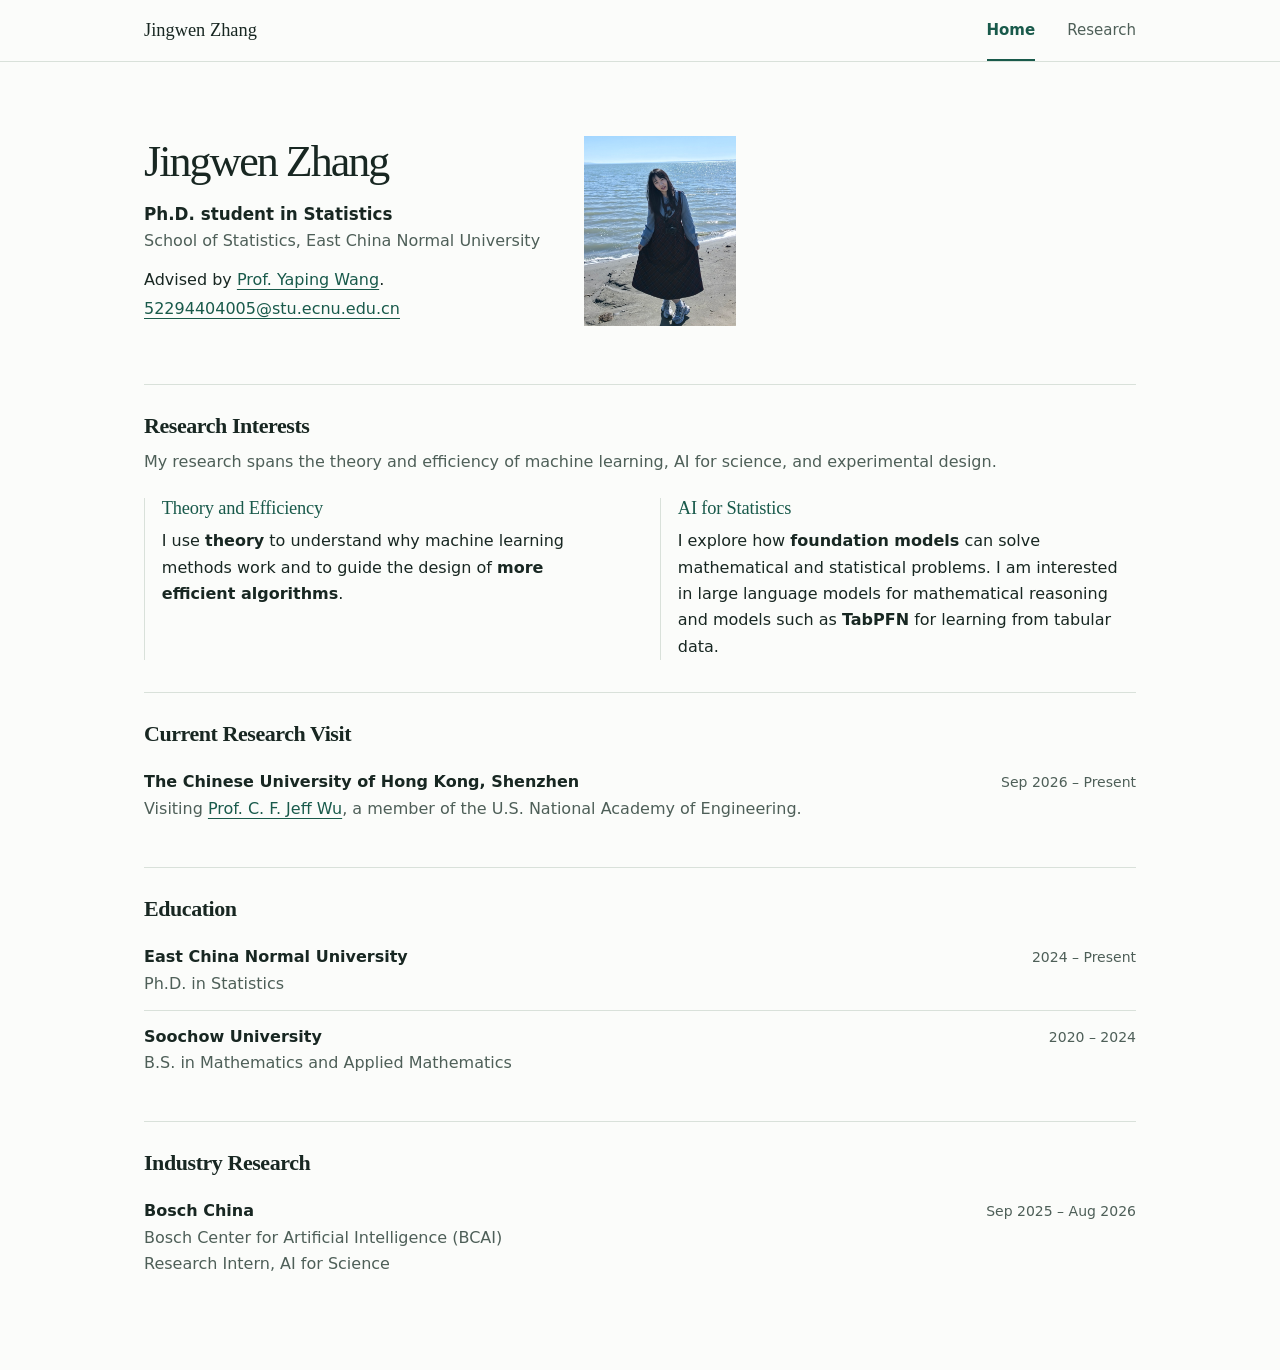
<file: index.html>
<!doctype html>
<html lang="en">
<head>
  <meta charset="utf-8">
  <meta name="viewport" content="width=device-width, initial-scale=1">
  <meta name="description" content="Jingwen Zhang, Ph.D. student in Statistics at East China Normal University.">
  <title>Jingwen Zhang</title>
  <link rel="stylesheet" href="styles.css">
</head>
<body>
  <a class="skip-link" href="#main">Skip to content</a>
  <header class="masthead">
    <div class="shell masthead-inner">
      <a class="site-name" href="index.html">Jingwen Zhang</a>
      <nav aria-label="Main navigation">
        <a href="index.html" aria-current="page">Home</a>
        <a href="research.html">Research</a>
      </nav>
    </div>
  </header>

  <main id="main" class="shell">
    <div class="hero hero-profile">
      <div>
        <h1>Jingwen Zhang</h1>
        <p class="role">Ph.D. student in Statistics</p>
        <p class="affiliation">School of Statistics, East China Normal University</p>
        <p class="advisor">Advised by <a href="https://faculty.ecnu.edu.cn/_s35/wyp2_en/main.psp" target="_blank" rel="noopener">Prof. Yaping Wang</a>.</p>
        <p class="contact"><a href="mailto:52294404005@stu.ecnu.edu.cn">52294404005@stu.ecnu.edu.cn</a></p>
      </div>
      <figure class="profile-photo">
        <img src="jingwen-zhang.jpg" width="900" height="1200" alt="Jingwen Zhang at the seaside">
      </figure>
    </div>

    <section class="page-section" aria-labelledby="research-interests">
      <h2 id="research-interests">Research Interests</h2>
      <p class="section-intro">My research spans the theory and efficiency of machine learning, AI for science, and experimental design.</p>
      <div class="direction-grid">
        <div class="direction">
          <h3>Theory and Efficiency</h3>
          <p>I use <strong>theory</strong> to understand why machine learning methods work and to guide the design of <strong>more efficient algorithms</strong>.</p>
        </div>
        <div class="direction">
          <h3>AI for Statistics</h3>
          <p>I explore how <strong>foundation models</strong> can solve mathematical and statistical problems. I am interested in large language models for mathematical reasoning and models such as <strong>TabPFN</strong> for learning from tabular data.</p>
        </div>
      </div>
    </section>

    <section class="page-section" aria-labelledby="research-visit">
      <h2 id="research-visit">Current Research Visit</h2>
      <div class="history-entry">
        <div>
          <strong>The Chinese University of Hong Kong, Shenzhen</strong>
          <p>Visiting <a href="https://myweb.cuhk.edu.cn/jeffwu" target="_blank" rel="noopener">Prof. C. F. Jeff Wu</a>, a member of the U.S. National Academy of Engineering.</p>
        </div>
        <p class="period"><time datetime="2026-09">Sep 2026</time> – Present</p>
      </div>
    </section>

    <section class="page-section" aria-labelledby="education">
      <h2 id="education">Education</h2>
      <ul class="history" role="list">
        <li class="history-entry">
          <div>
            <strong>East China Normal University</strong>
            <p>Ph.D. in Statistics</p>
          </div>
          <p class="period"><time datetime="2024">2024</time> – Present</p>
        </li>
        <li class="history-entry">
          <div>
            <strong>Soochow University</strong>
            <p>B.S. in Mathematics and Applied Mathematics</p>
          </div>
          <p class="period"><time datetime="2020">2020</time> – <time datetime="2024">2024</time></p>
        </li>
      </ul>
    </section>

    <section class="page-section" aria-labelledby="industry-research">
      <h2 id="industry-research">Industry Research</h2>
      <div class="history-entry">
        <div>
          <strong>Bosch China</strong>
          <p>Bosch Center for Artificial Intelligence (BCAI)</p>
          <p>Research Intern, AI for Science</p>
        </div>
        <p class="period"><time datetime="2025-09">Sep 2025</time> – <time datetime="2026-08">Aug 2026</time></p>
      </div>
    </section>
  </main>
</body>
</html>
</file>
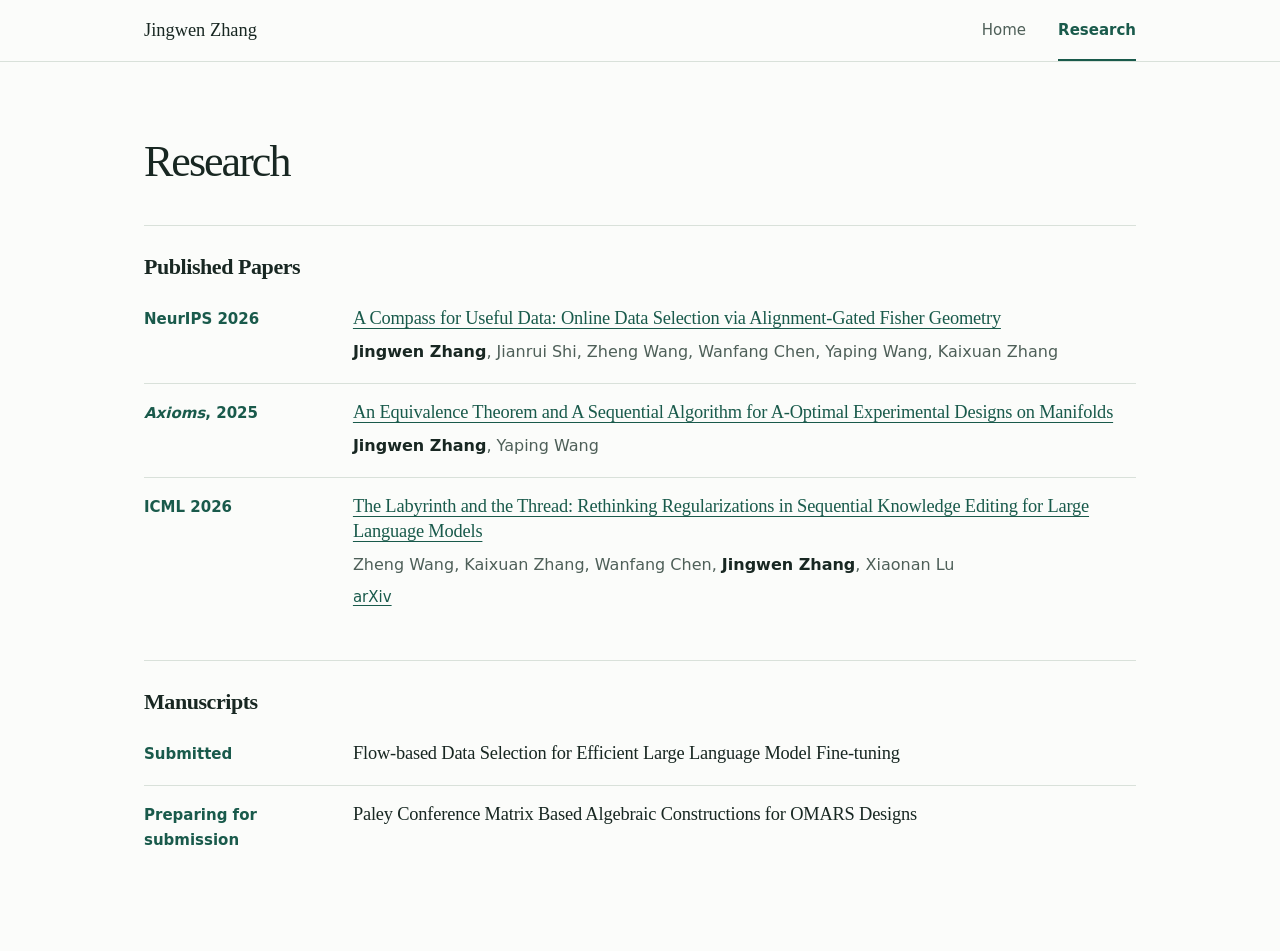
<file: research.html>
<!doctype html>
<html lang="en">
<head>
  <meta charset="utf-8">
  <meta name="viewport" content="width=device-width, initial-scale=1">
  <meta name="description" content="Publications and manuscripts by Jingwen Zhang on machine learning, data selection, and experimental design.">
  <title>Research · Jingwen Zhang</title>
  <link rel="stylesheet" href="styles.css">
</head>
<body>
  <a class="skip-link" href="#main">Skip to content</a>
  <header class="masthead">
    <div class="shell masthead-inner">
      <a class="site-name" href="index.html">Jingwen Zhang</a>
      <nav aria-label="Main navigation">
        <a href="index.html">Home</a>
        <a href="research.html" aria-current="page">Research</a>
      </nav>
    </div>
  </header>

  <main id="main" class="shell research-page">
    <div class="hero research-hero">
      <h1>Research</h1>
    </div>

    <section class="page-section" aria-labelledby="published">
      <h2 id="published">Published Papers</h2>
      <ul class="papers" role="list">
        <li class="paper">
          <p class="venue">NeurIPS 2026</p>
          <div>
            <h3><a href="https://neurips.cc/virtual/2026/poster/155971" target="_blank" rel="noopener">A Compass for Useful Data: Online Data Selection via Alignment-Gated Fisher Geometry</a></h3>
            <p class="authors"><strong>Jingwen Zhang</strong>, Jianrui Shi, Zheng Wang, Wanfang Chen, Yaping Wang, Kaixuan Zhang</p>
          </div>
        </li>
        <li class="paper">
          <p class="venue"><cite>Axioms</cite>, 2025</p>
          <div>
            <h3><a href="https://doi.org/10.3390/axioms14060436" target="_blank" rel="noopener">An Equivalence Theorem and A Sequential Algorithm for A-Optimal Experimental Designs on Manifolds</a></h3>
            <p class="authors"><strong>Jingwen Zhang</strong>, Yaping Wang</p>
          </div>
        </li>
        <li class="paper">
          <p class="venue">ICML 2026</p>
          <div>
            <h3><a href="https://proceedings.mlr.press/v306/wang26ki.html" target="_blank" rel="noopener">The Labyrinth and the Thread: Rethinking Regularizations in Sequential Knowledge Editing for Large Language Models</a></h3>
            <p class="authors">Zheng Wang, Kaixuan Zhang, Wanfang Chen, <strong>Jingwen Zhang</strong>, Xiaonan Lu</p>
            <p class="paper-links"><a href="https://arxiv.org/abs/2605.26670" target="_blank" rel="noopener">arXiv</a></p>
          </div>
        </li>
      </ul>
    </section>

    <section class="page-section" aria-labelledby="manuscripts">
      <h2 id="manuscripts">Manuscripts</h2>
      <ul class="papers" role="list">
        <li class="paper">
          <p class="venue">Submitted</p>
          <h3>Flow-based Data Selection for Efficient Large Language Model Fine-tuning</h3>
        </li>
        <li class="paper">
          <p class="venue">Preparing for submission</p>
          <h3>Paley Conference Matrix Based Algebraic Constructions for OMARS Designs</h3>
        </li>
      </ul>
    </section>
  </main>
</body>
</html>
</file>
<file: styles.css>
:root {
  color-scheme: light;
  --paper: #fbfcfa;
  --ink: #182722;
  --muted: #4e5f58;
  --line: #d9e1da;
  --accent: #195a4b;
  --accent-hover: #113f35;
  --serif: Georgia, "Times New Roman", serif;
  --sans: system-ui, -apple-system, BlinkMacSystemFont, "Segoe UI", sans-serif;
}

*, *::before, *::after { box-sizing: border-box; }

body {
  margin: 0;
  color: var(--ink);
  background: var(--paper);
  font: 1rem/1.65 var(--sans);
}

h1, h2, h3, p { margin: 0; }
h1, h2, h3 { font-family: var(--serif); font-weight: 400; line-height: 1.16; }
h1 { font-size: clamp(1.8rem, 4.2vw, 2.75rem); letter-spacing: -.045em; }
h2 { font-size: clamp(1.2rem, 2vw, 1.375rem); font-weight: 600; letter-spacing: -.02em; }
h3 { font-size: 1.15rem; letter-spacing: -.01em; }

a { color: var(--accent); text-decoration-thickness: 1px; text-underline-offset: .22em; }
a:hover { color: var(--accent-hover); text-decoration-thickness: 2px; }
a:focus-visible { outline: 2px solid var(--accent); outline-offset: 4px; }

.shell { width: min(62rem, calc(100% - 5rem)); margin-inline: auto; }
main.shell { padding-bottom: 3rem; }
.skip-link { position: absolute; inset: .5rem auto auto .5rem; z-index: 1; padding: .5rem .8rem; background: var(--paper); }
.skip-link:not(:focus) { clip-path: inset(50%); white-space: nowrap; }

.masthead { border-bottom: 1px solid var(--line); }
.masthead-inner { display: flex; align-items: center; justify-content: space-between; gap: 1rem; }
.site-name { color: var(--ink); font: 1.15rem var(--serif); text-decoration: none; }
.masthead nav { display: flex; gap: clamp(1.1rem, 3vw, 2rem); }
.masthead nav a {
  border-bottom: 2px solid transparent;
  color: var(--muted);
  font-size: .9375rem;
  padding: 1.15rem 0 1.02rem;
  text-decoration: none;
}
.masthead nav a:hover { color: var(--accent); }
.masthead nav a[aria-current="page"] { border-color: var(--accent); color: var(--accent); font-weight: 650; }

.hero { padding-block: clamp(2.55rem, 6.5vw, 4.6rem) clamp(2.4rem, 5vw, 3.6rem); }
.hero-profile {
  display: grid;
  grid-template-columns: minmax(0, 1fr) clamp(4.25rem, 24vw, 9.5rem);
  align-items: start;
  gap: clamp(.8rem, 3vw, 1.75rem);
  max-width: 37rem;
}
.profile-photo { position: relative; aspect-ratio: 4 / 5; margin: 0; overflow: hidden; }
.profile-photo img {
  position: absolute;
  inset: auto auto 0 50%;
  width: 150%;
  height: auto;
  transform: translateX(-50%);
}
.role { margin-top: .85rem; font-size: 1.05rem; font-weight: 650; }
.affiliation { color: var(--muted); }
.advisor { margin-top: .75rem; }
.contact { margin-top: .16rem; overflow-wrap: anywhere; }

.page-section { border-top: 1px solid var(--line); padding-block: 1.75rem 2rem; }
.section-intro { margin-top: .65rem; color: var(--muted); }
.direction-grid { display: grid; grid-template-columns: repeat(2, minmax(0, 1fr)); gap: 1.35rem 2.5rem; margin-top: 1.45rem; }
.direction { border-left: 1px solid var(--line); padding-left: 1.05rem; }
.direction h3 { color: var(--accent); }
.direction p { margin-top: .55rem; max-width: 51ch; }

.period { color: var(--muted); font-size: .875rem; font-variant-numeric: tabular-nums; white-space: nowrap; }

.history, .papers { list-style: none; padding: 0; margin: .65rem 0 0; }
.history-entry { display: flex; flex-wrap: wrap; justify-content: space-between; align-items: baseline; gap: .2rem 1rem; padding-block: .8rem; }
.history-entry + .history-entry { border-top: 1px solid var(--line); }
.history-entry strong { font-weight: 650; }
.history-entry p { color: var(--muted); }
.page-section > .history-entry { margin-top: .6rem; }

.research-hero { padding-bottom: 2.4rem; }
.paper {
  display: grid;
  grid-template-columns: minmax(9.5rem, .23fr) minmax(0, 1fr);
  gap: .4rem 1.8rem;
  align-items: baseline;
  padding-block: 1rem 1.15rem;
}
.paper + .paper { border-top: 1px solid var(--line); }
.venue { color: var(--accent); font-size: .9375rem; font-weight: 650; }
.paper h3 { line-height: 1.36; }
.authors { margin-top: .45rem; color: var(--muted); }
.authors strong { color: var(--ink); }
.paper-links { margin-top: .45rem; font-size: .9375rem; }

@media (max-width: 42rem) {
  .shell { width: calc(100% - 3rem); }
  .hero-profile .contact { font-size: .875rem; }
  .direction-grid, .paper { grid-template-columns: 1fr; }
  .paper { gap: .22rem; }
}

@media (max-width: 24rem) {
  .shell { width: calc(100% - 2rem); }
  .site-name { font-size: 1rem; }
}
</file>
